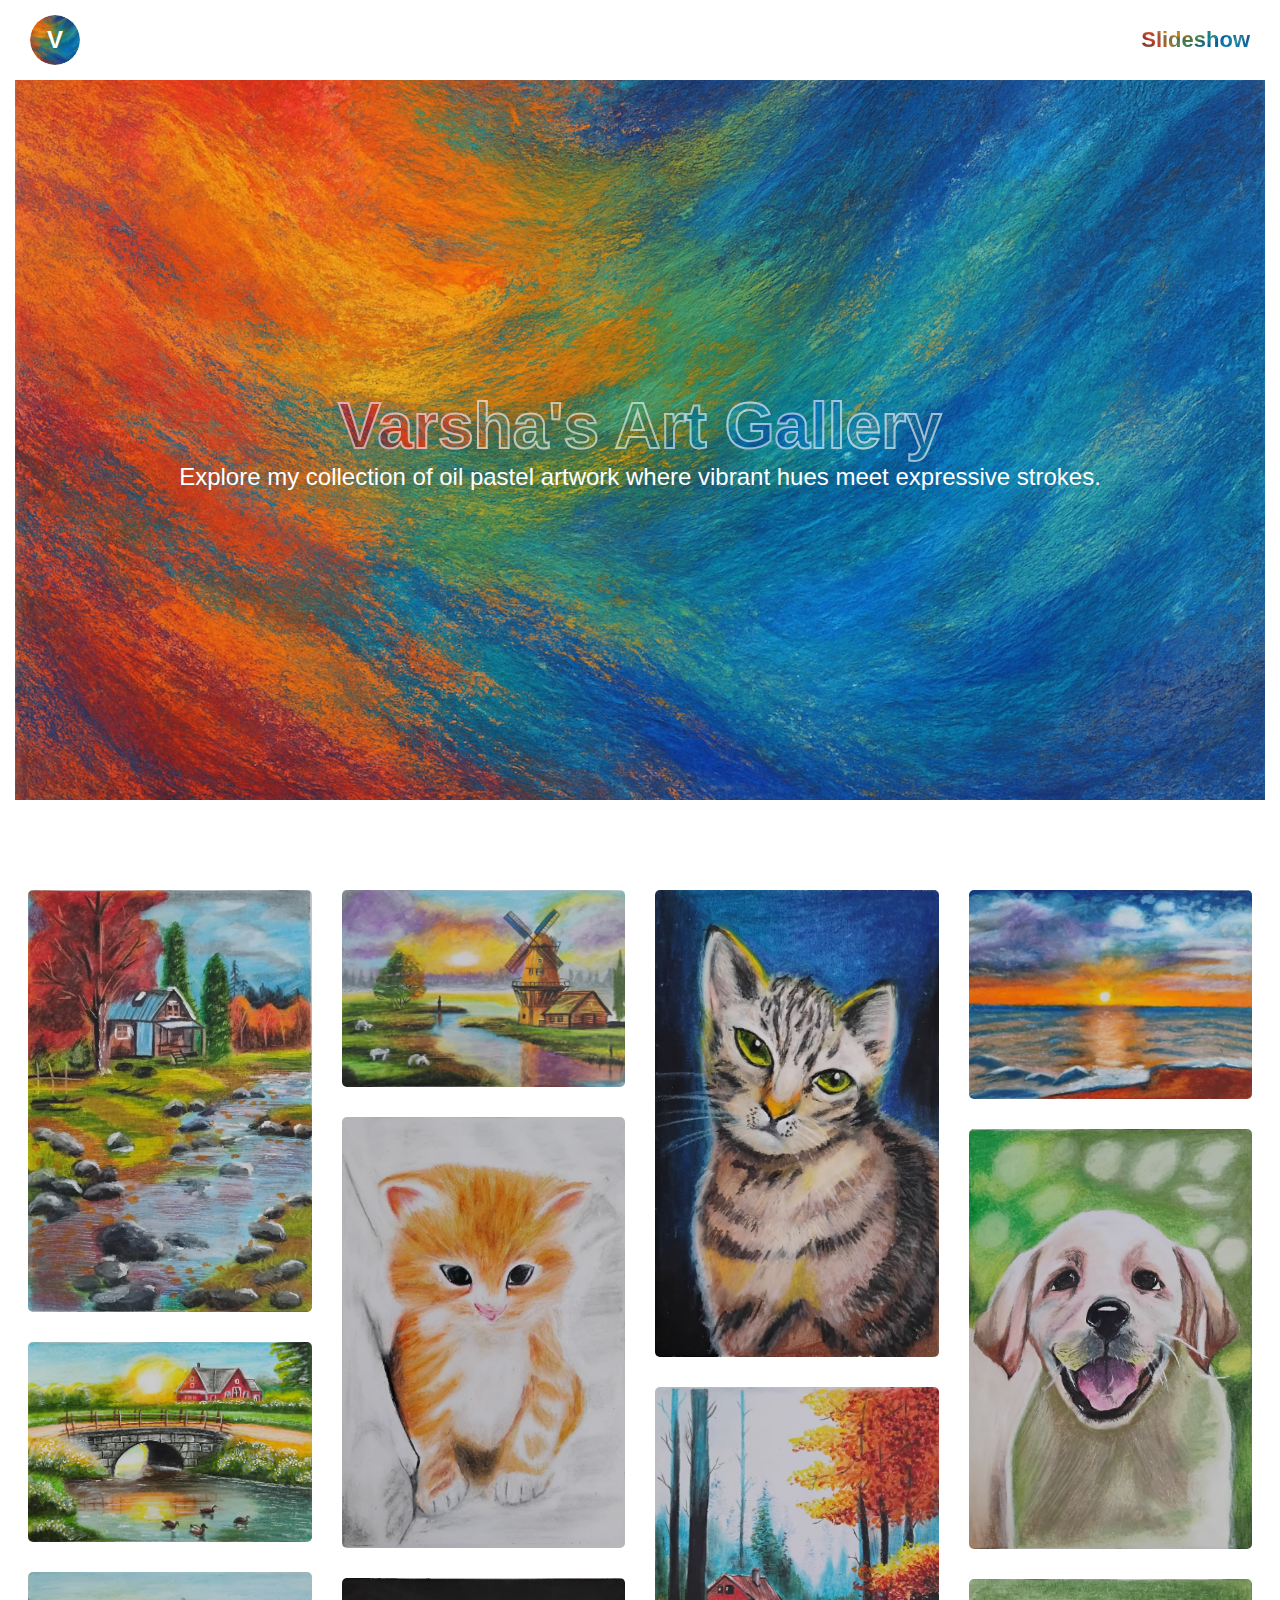
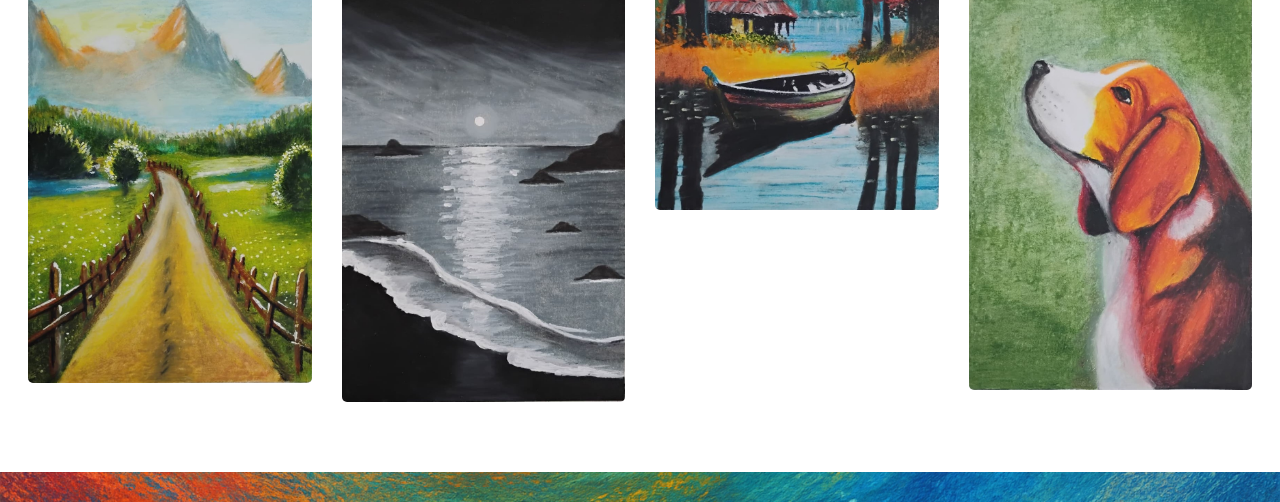
<file: index.html>
<!DOCTYPE html>
<html lang="en">
<head>
  <meta charset="UTF-8">
  <meta name="viewport" content="width=device-width, initial-scale=1.0">
  <title>Art Gallery</title>
  <link rel="stylesheet" href="styles.css">
</head>
<body>
   
        <header class="navbar">
        <div class="logo">
        <img src="./image/bg1.png" alt="Logo Image">
        <span class="letter">V</span>
        </div>
        <ul>
            <li>
                <a href="index2.html">Slideshow</a>
            </li>
        </ul>

    </header>

    <section class="hero">
        <h1>Varsha's Art Gallery</h1>
        <p>Explore my collection of oil pastel artwork where vibrant hues meet expressive strokes.

        </p>
    </section>
    
    

    <div class="container">
  <div class="photo-gallery">
    <div class="column">
      <div class="photo"><img src="./image/img1.jpg" alt=""></div>
      <div class="photo"><img src="./image/img2.jpg" alt=""></div>
      <div class="photo"><img src="./image/img3.jpg" alt=""></div>
    </div>
    <div class="column">
      <div class="photo"><img src="./image/img4.jpg" alt=""></div>
      <div class="photo"><img src="./image/img5.jpg" alt=""></div>
      <div class="photo"><img src="./image/img6.jpg" alt=""></div>
    </div>
    <div class="column">
      <div class="photo"><img src="./image/img7.jpg" alt=""></div>
      <div class="photo"><img src="./image/img8.jpg" alt=""></div>
      
    </div>
    <div class="column">
      <div class="photo"><img src="./image/img10.jpg" alt=""></div>
      <div class="photo"><img src="./image/img11.jpg" alt=""></div>
      <div class="photo"><img src="./image/img9.jpg" alt=""></div>
    </div>
  </div>
</div>

<footer>
    <div class="footer"></div>
</footer>

</body>
</html>
</file>
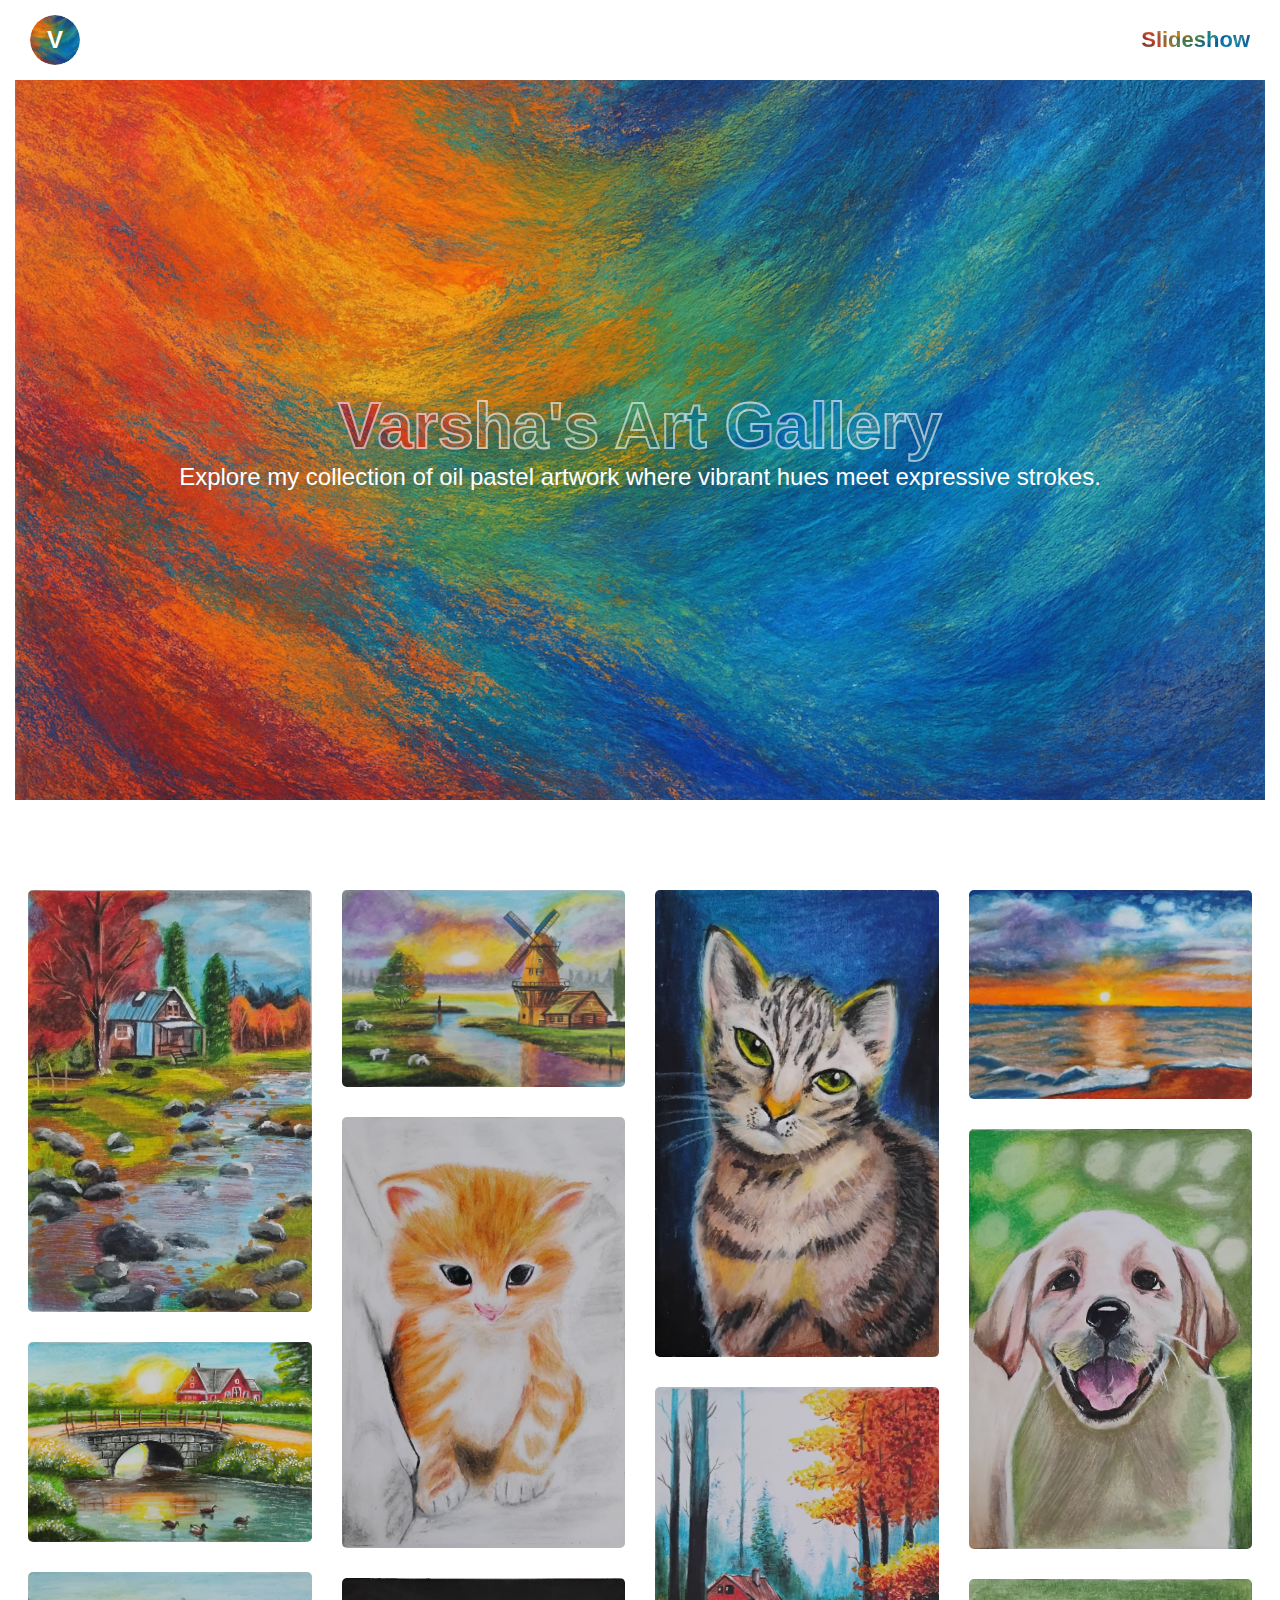
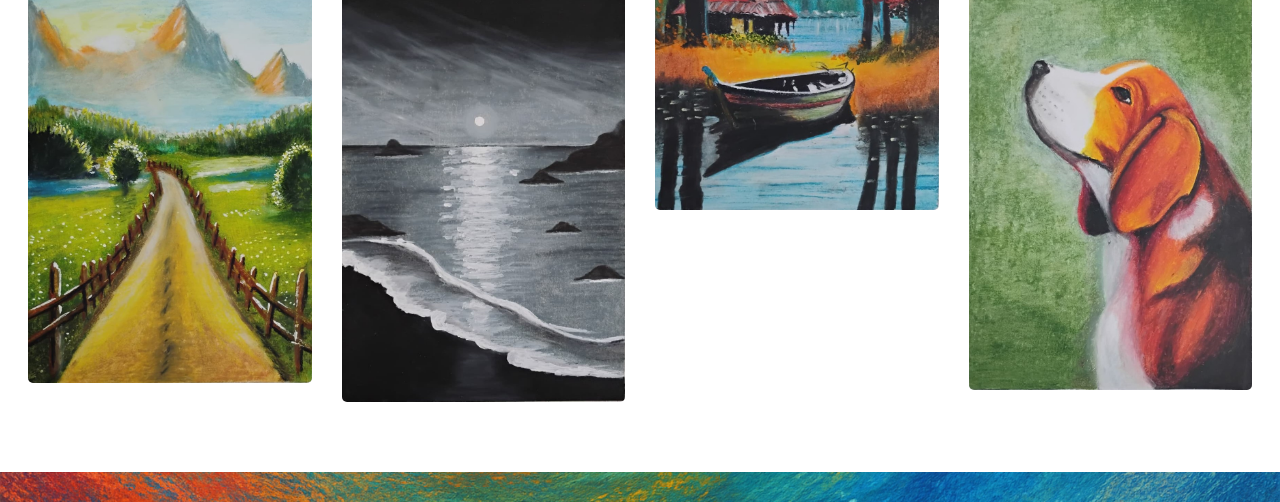
<file: Art Gallery/index.html>
<!DOCTYPE html>
<html lang="en">
<head>
  <meta charset="UTF-8">
  <meta name="viewport" content="width=device-width, initial-scale=1.0">
  <title>Photo Gallery</title>
  <link rel="stylesheet" href="styles.css">
</head>
<body>
   
        <header class="navbar">
        <div class="logo">
        <img src="./image/bg1.png" alt="Logo Image">
        <span class="letter">V</span>
        </div>
        <ul>
            <li>
                <a href="index2.html">Slideshow</a>
            </li>
        </ul>

    </header>

    <section class="hero">
        <h1>Varsha's Art Gallery</h1>
        <p>Explore my collection of oil pastel artwork where vibrant hues meet expressive strokes.

        </p>
    </section>
    
    

    <div class="container">
  <div class="photo-gallery">
    <div class="column">
      <div class="photo"><img src="./image/img1.jpg" alt=""></div>
      <div class="photo"><img src="./image/img2.jpg" alt=""></div>
      <div class="photo"><img src="./image/img3.jpg" alt=""></div>
    </div>
    <div class="column">
      <div class="photo"><img src="./image/img4.jpg" alt=""></div>
      <div class="photo"><img src="./image/img5.jpg" alt=""></div>
      <div class="photo"><img src="./image/img6.jpg" alt=""></div>
    </div>
    <div class="column">
      <div class="photo"><img src="./image/img7.jpg" alt=""></div>
      <div class="photo"><img src="./image/img8.jpg" alt=""></div>
      
    </div>
    <div class="column">
      <div class="photo"><img src="./image/img10.jpg" alt=""></div>
      <div class="photo"><img src="./image/img11.jpg" alt=""></div>
      <div class="photo"><img src="./image/img9.jpg" alt=""></div>
    </div>
  </div>
</div>

<footer>
    <div class="footer"></div>
</footer>

</body>
</html>
</file>
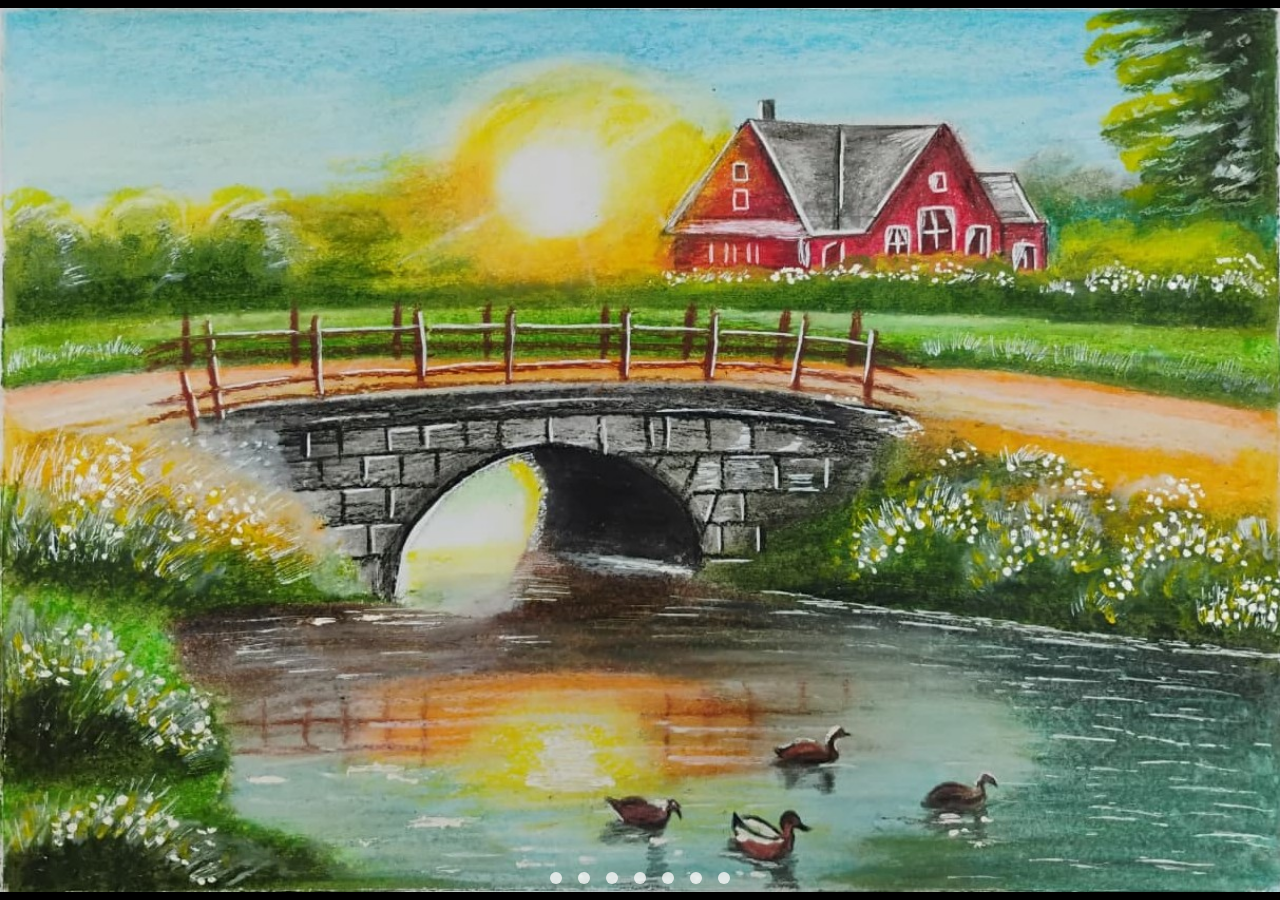
<file: index2.html>
<!DOCTYPE html>
<html lang="en">
<head>
  <meta charset="UTF-8">
  <meta name="viewport" content="width=device-width, initial-scale=1.0">
  <title>Image Slider</title>
  <link rel="stylesheet" href="style2.css">
</head>
<body>
  <section class="container">
    <div class="slider-wrapper">
      <div class="slider">
        <div id="slide-1"><img src="./assets/imgs1.jpg" alt=""></div>
        <div id="slide-2"><img src="./assets/imgs2.png" alt=""></div>
        <div id="slide-3"><img src="./assets/imgs3.jpg" alt=""></div>
        <div id="slide-4"><img src="./assets/imgs4.png" alt=""></div>
        <div id="slide-5"><img src="./assets/imgs5.jpg" alt=""></div>
        <div id="slide-6"><img src="./assets/imgs6.png" alt=""></div>
        <div id="slide-7"><img src="./assets/imgs7.png" alt=""></div>
       
      </div>

      <div class="slider-nav">
        <a href="#slide-1"></a>
        <a href="#slide-2"></a>
        <a href="#slide-3"></a>
        <a href="#slide-4"></a>
        <a href="#slide-5"></a>
        <a href="#slide-6"></a>
        <a href="#slide-7"></a>
      </div>
    </div>
  </section>
</body>
</html>
</file>
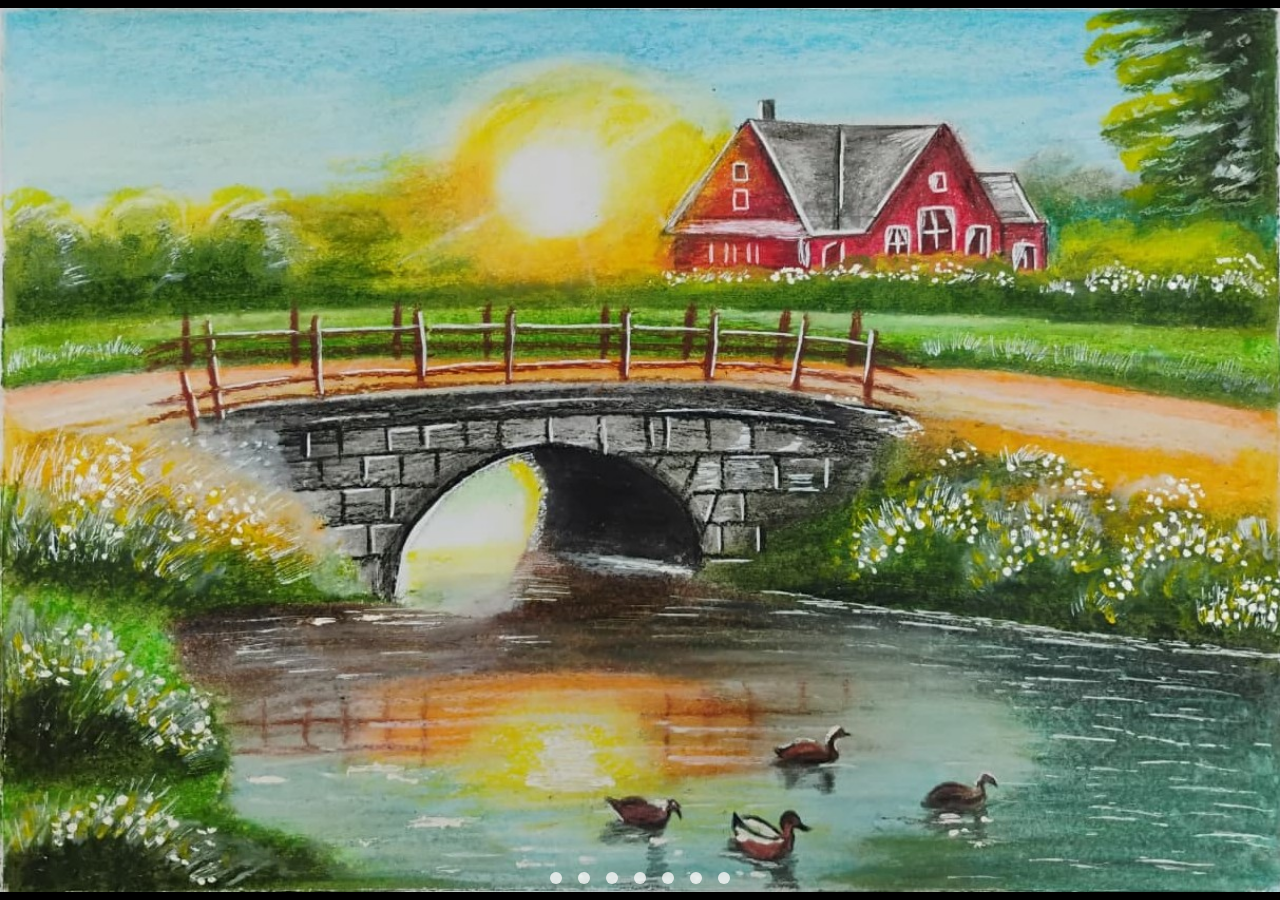
<file: Art Gallery/index2.html>
<!DOCTYPE html>
<html lang="en">
<head>
  <meta charset="UTF-8">
  <meta name="viewport" content="width=device-width, initial-scale=1.0">
  <title>Image Slider</title>
  <link rel="stylesheet" href="style2.css">
</head>
<body>
  <section class="container">
    <div class="slider-wrapper">
      <div class="slider">
        <div id="slide-1"><img src="./assets/imgs1.jpg" alt=""></div>
        <div id="slide-2"><img src="./assets/imgs2.png" alt=""></div>
        <div id="slide-3"><img src="./assets/imgs3.jpg" alt=""></div>
        <div id="slide-4"><img src="./assets/imgs4.png" alt=""></div>
        <div id="slide-5"><img src="./assets/imgs5.jpg" alt=""></div>
        <div id="slide-6"><img src="./assets/imgs6.png" alt=""></div>
        <div id="slide-7"><img src="./assets/imgs7.png" alt=""></div>
       
      </div>

      <div class="slider-nav">
        <a href="#slide-1"></a>
        <a href="#slide-2"></a>
        <a href="#slide-3"></a>
        <a href="#slide-4"></a>
        <a href="#slide-5"></a>
        <a href="#slide-6"></a>
        <a href="#slide-7"></a>
      </div>
    </div>
  </section>
</body>
</html>
</file>
<file: styles.css>
* {
  margin: 0px;
  padding: 0px;
  box-sizing: border-box;
  font-family: 'Arial', sans-serif;
}

.navbar {
  
  padding: 15px 30px;
  display: flex;
  justify-content: space-between;
  align-items: center;
  flex-wrap: wrap;
}

.navbar .logo {
  position: relative;
  width: 50px;   /* size of the logo */
  height: 50px;
  border-radius: 50%;
  overflow: hidden;   /* makes the image round */
  display: flex;
  align-items: center;
  justify-content: center;
}
.logo img {
  width: 100%;
  height: 100%;
  object-fit: cover;  /* keeps image inside circle */
  border-radius: 50%;
}

.logo .letter {
  position: absolute;
  color: white;
  font-size: 1.5rem;
  font-weight: bold;
  pointer-events: none;  /* so the image is still clickable */
}

.navbar ul {
  list-style: none;
  display: flex;
  gap: 30px;
}

.navbar ul li a {
  background: url('./image/bg1.png') no-repeat center center/cover;
  text-decoration: none;
   font-size: clamp(16px, 2vw, 22px);
  font-weight: bold;
  transition: 0.3s ease;
   -webkit-background-clip: text;
  background-clip: text;
  color: transparent;
  
}

.navbar ul li a:hover {
  color: black;
}


.hero {
  height: 80vh;
  margin-left: 15px;
  margin-right: 15px;
  background-image: url('./image/bg1.png');
  display: flex;
  justify-content: center;
  align-items: center;
  text-align: center;
  flex-direction: column;
  background-size: cover;
  background-repeat: no-repeat;
  background-position: center;
  color: #fff;
}
.hero h1{
    font-size: 4rem;
  font-weight: 400;
  margin-top: 20px;
  font-size: 5rem;
  font-weight: bold;
  background-image: url('./image/bg1.png'); /* same image as background */
  background-size: cover;
  background-position: center;
  -webkit-background-clip: text;
  background-clip: text;
  color: transparent;
  position: relative;
  z-index: 2;
  margin: 0;
  -webkit-text-stroke: 2px rgba(255, 255, 255, 0.589); /* white border */
  text-stroke: 2px white;
 font-size: clamp(2rem, 5vw, 5rem);
}
.hero p{
    font-size: 1.5rem;
  font-weight: 200;
}


.hero .btn {
  display: flex;
  padding: 12px 20px;
  background-color: #5498ba;
  color: #fff;
  font-size: 18px;
  letter-spacing: 1px;
  text-decoration: none;
  border-radius: 5px;
  transition: 0.3s ease;
}

.hero .btn:hover {
  background-color: #fff;
  color: #1a3340;
}

.container {
  max-width: 1224px;
  width: 100%;
  margin: auto;
  padding: 40px 0;
  margin-top: 50px;
}

.title {
  margin-bottom: 2rem;
}
.column {
  display: flex;
  flex-direction: column;
  gap: 30px;
}
.photo-gallery {
  display: flex;
  gap: 30px;
  justify-content: center;
   flex-wrap: wrap;
}

.column {
  display: flex;
  flex-direction: column;
  gap: 30px;
  flex: 1; /* each column grows equally */
   flex: 1 1 250px;
}

.photo img {
  width: 100%;
 height: 100%;
  border-radius: 5px;
  object-fit: cover;
  transition: transform 0.3s;
}

.photo img:hover {
  transform: scale(1.05);
}
footer {
  margin-top: auto;
  position: relative;
  text-align: center;
  padding: 20px 0 40px; /* space above the image bar */
  color: white;
}

/* Small rectangle image bar */
footer .footer {
  position: absolute;
  bottom: 0;
  left: 0;

  width: 100%;
  height: 30px; /* height of rectangle */
  background: url('./image/bg1.png') repeat-x center/cover;
}

/* Mobile: stack columns */
@media (max-width: 768px) {
  .photo-gallery {
    flex-direction: column;
  }
}




@media (max-width: 768px) {
  .photo-gallery {
    flex-direction: column;
  }
}
/* Media Queries */
@media (max-width: 768px) {
  .navbar {
    gap: 10px;
  }

  .photo-gallery {
    flex-direction: column;
    gap: 15px;
    padding: 15px;
  }

  .hero {
    height: auto;
    padding: 60px 20px;
  }
  .hero h1{
    font-size: 25px;
  }
  .hero p{
    font-size: 10px;
  }
}
</file>
<file: Art Gallery/styles.css>
* {
  margin: 0px;
  padding: 0px;
  box-sizing: border-box;
  font-family: 'Arial', sans-serif;
}

.navbar {
  
  padding: 15px 30px;
  display: flex;
  justify-content: space-between;
  align-items: center;
   flex-wrap: wrap;
}

.navbar .logo {
  position: relative;
  width: 50px;   /* size of the logo */
  height: 50px;
  border-radius: 50%;
  overflow: hidden;   /* makes the image round */
  display: flex;
  align-items: center;
  justify-content: center;
}
.logo img {
  width: 100%;
  height: 100%;
  object-fit: cover;  /* keeps image inside circle */
  border-radius: 50%;
}

.logo .letter {
  position: absolute;
  color: white;
  font-size: 1.5rem;
  font-weight: bold;
  pointer-events: none;  /* so the image is still clickable */
}

.navbar ul {
  list-style: none;
  display: flex;
  gap: 30px;
}

.navbar ul li a {
  background: url('./image/bg1.png') no-repeat center center/cover;
  text-decoration: none;
   font-size: clamp(16px, 2vw, 22px);
  font-weight: bold;
  transition: 0.3s ease;
   -webkit-background-clip: text;
  background-clip: text;
  color: transparent;
  
}

.navbar ul li a:hover {
  color: black;
}


.hero {
  height: 80vh;
  margin-left: 15px;
  margin-right: 15px;
  background-image: url('./image/bg1.png');
  display: flex;
  justify-content: center;
  align-items: center;
  text-align: center;
  flex-direction: column;
  background-size: cover;
  background-repeat: no-repeat;
  background-position: center;
  color: #fff;
}
.hero h1{
    font-size: 4rem;
  font-weight: 400;
  margin-top: 20px;
  font-size: 5rem;
  font-weight: bold;
  background-image: url('./image/bg1.png'); /* same image as background */
  background-size: cover;
  background-position: center;
  -webkit-background-clip: text;
  background-clip: text;
  color: transparent;
  position: relative;
  z-index: 2;
  margin: 0;
  -webkit-text-stroke: 2px rgba(255, 255, 255, 0.589); /* white border */
  text-stroke: 2px white;
 font-size: clamp(2rem, 5vw, 5rem);
}
.hero p{
    font-size: 1.5rem;
  font-weight: 200;
}


.hero .btn {
  display: flex;
  padding: 12px 20px;
  background-color: #5498ba;
  color: #fff;
  font-size: 18px;
  letter-spacing: 1px;
  text-decoration: none;
  border-radius: 5px;
  transition: 0.3s ease;
}

.hero .btn:hover {
  background-color: #fff;
  color: #1a3340;
}

.container {
  max-width: 1224px;
  width: 100%;
  margin: auto;
  padding: 40px 0;
  margin-top: 50px;
}

.title {
  margin-bottom: 2rem;
}
.column {
  display: flex;
  flex-direction: column;
  gap: 30px;
}
.photo-gallery {
  display: flex;
  gap: 30px;
  justify-content: center;
   flex-wrap: wrap;
}

.column {
  display: flex;
  flex-direction: column;
  gap: 30px;
  flex: 1; /* each column grows equally */
   flex: 1 1 250px;
}

.photo img {
  width: 100%;
 height: 100%;
  border-radius: 5px;
  object-fit: cover;
  transition: transform 0.3s;
}

.photo img:hover {
  transform: scale(1.05);
}
footer {
  margin-top: auto;
  position: relative;
  text-align: center;
  padding: 20px 0 40px; /* space above the image bar */
  color: white;
}

/* Small rectangle image bar */
footer .footer {
  position: absolute;
  bottom: 0;
  left: 0;

  width: 100%;
  height: 30px; /* height of rectangle */
  background: url('./image/bg1.png') repeat-x center/cover;
}

/* Mobile: stack columns */
@media (max-width: 768px) {
  .photo-gallery {
    flex-direction: column;
  }
}




@media (max-width: 768px) {
  .photo-gallery {
    flex-direction: column;
  }
}
/* Media Queries */
@media (max-width: 768px) {
  .navbar {
    flex-direction: column;
    align-items: center;
    gap: 10px;
  }

  .photo-gallery {
    flex-direction: column;
    gap: 15px;
    padding: 15px;
  }

  .hero {
    height: auto;
    padding: 40px 20px;
  }
  .hero p{
    font-size: 15px;
  }
}
</file>
<file: style2.css>
* {
  margin: 0;
  padding: 0;
  box-sizing: border-box;
}

body {
  margin: 0;
  padding: 0;
  overflow-x: hidden; /* prevent any horizontal scroll */
}
.container { 
 padding: 0;         /* remove padding */
  margin: 0;  
} 

.slider-wrapper { 
  position: relative;
  max-width: 100vw; 
   height: 100vh; 
 
  overflow: hidden; /* ensures clean frame */
  border-radius: 0;
  box-shadow: none;
} 

.slider {
  display: flex; 
  width: 100%;
  height: 100%;
  overflow-x: auto; 
  scroll-snap-type: x mandatory;
  scroll-behavior: smooth; 
  -webkit-overflow-scrolling: touch; /* smooth on mobile */
  scrollbar-width: none; /* Firefox */
}
.slider::-webkit-scrollbar {
  display: none; /* Chrome, Safari */
}

/* each slide */
.slider > div {
  flex: 0 0 100%;   /* each slide takes full width */
  scroll-snap-align: start;
  height: 100%;
  position: relative;
}

/* image fills the slide */
.slider img { 
  width: 100%;
  height: 100%;
  object-fit: contain;
  display: block;
  background: #000;
} 

/* nav dots */
.slider-nav { 
  display: flex;
  column-gap: 1rem;
  position: absolute;
  bottom: 1rem; 
  left: 50%; 
  transform: translateX(-50%); 
  z-index: 10;
} 

.slider-nav a {
  width: 0.75rem; 
  height: 0.75rem; 
  border-radius: 50%; 
  background-color: #fff; 
  opacity: 0.75; 
  transition: all 0.25s ease; 
} 

.slider-nav a.active {
  opacity: 1;
  background-color: #f39c12;
  transform: scale(1.2);
}
.slider-nav a:hover { 
  opacity: 1;
}
</file>
<file: Art Gallery/style2.css>
* {
  margin: 0;
  padding: 0;
  box-sizing: border-box;
}

body {
  margin: 0;
  padding: 0;
  overflow-x: hidden; /* prevent any horizontal scroll */
}
.container { 
 padding: 0;         /* remove padding */
  margin: 0;  
} 

.slider-wrapper { 
  position: relative;
  max-width: 100vw; 
   height: 100vh; 
 
  overflow: hidden; /* ensures clean frame */
  border-radius: 0;
  box-shadow: none;
} 

.slider {
  display: flex; 
  width: 100%;
  height: 100%;
  overflow-x: auto; 
  scroll-snap-type: x mandatory;
  scroll-behavior: smooth; 
  -webkit-overflow-scrolling: touch; /* smooth on mobile */
  scrollbar-width: none; /* Firefox */
}
.slider::-webkit-scrollbar {
  display: none; /* Chrome, Safari */
}

/* each slide */
.slider > div {
  flex: 0 0 100%;   /* each slide takes full width */
  scroll-snap-align: start;
  height: 100%;
  position: relative;
}

/* image fills the slide */
.slider img { 
  width: 100%;
  height: 100%;
  object-fit: contain;
  display: block;
  background: #000;
} 

/* nav dots */
.slider-nav { 
  display: flex;
  column-gap: 1rem;
  position: absolute;
  bottom: 1rem; 
  left: 50%; 
  transform: translateX(-50%); 
  z-index: 10;
} 

.slider-nav a {
  width: 0.75rem; 
  height: 0.75rem; 
  border-radius: 50%; 
  background-color: #fff; 
  opacity: 0.75; 
  transition: all 0.25s ease; 
} 

.slider-nav a.active {
  opacity: 1;
  background-color: #f39c12;
  transform: scale(1.2);
}
.slider-nav a:hover { 
  opacity: 1;
}
</file>
